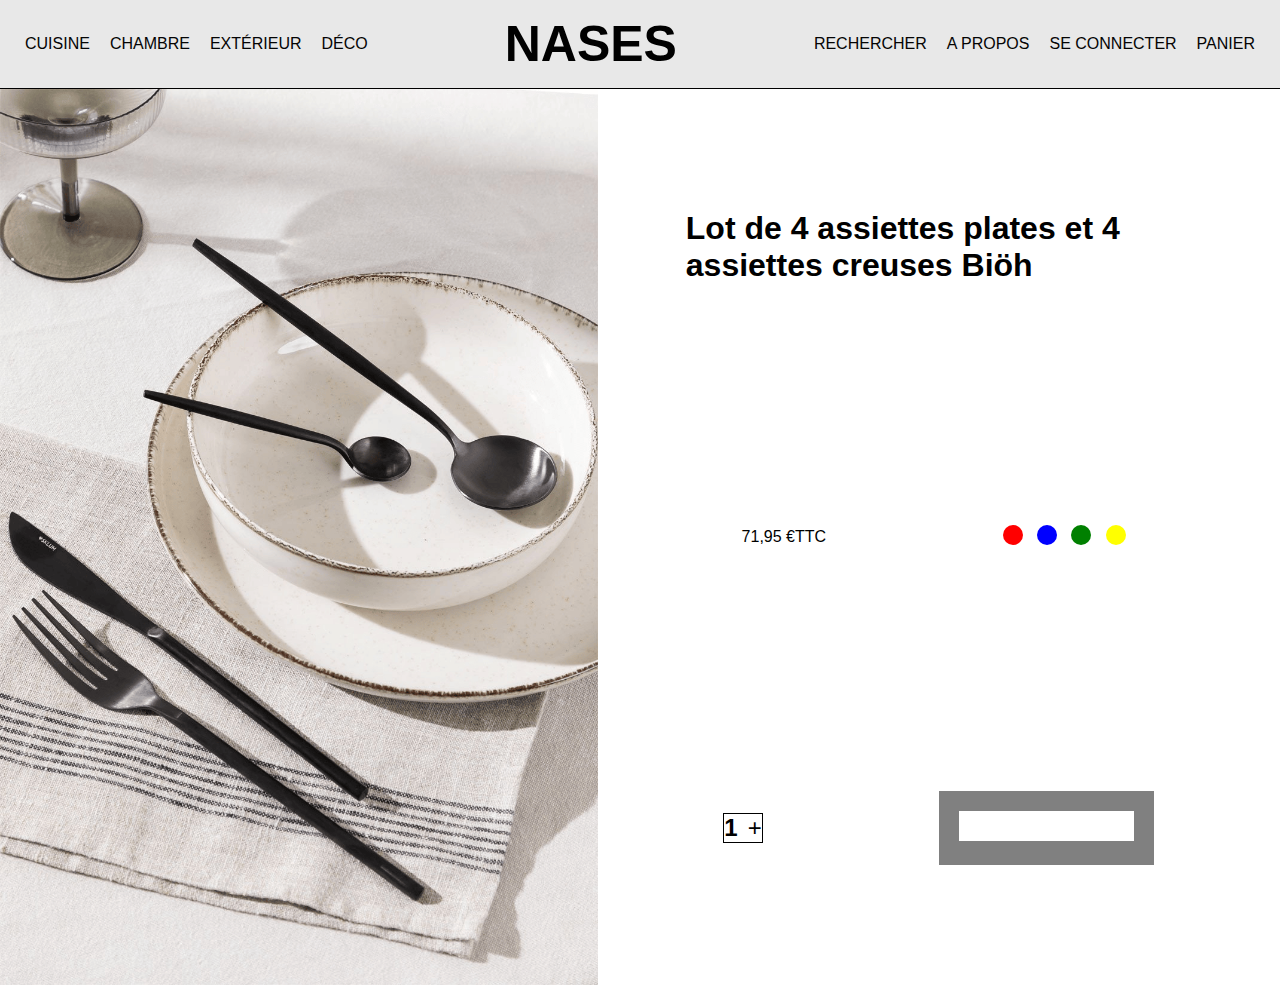
<file: WEB NÀSES/detailproduct.html>
<!DOCTYPE html>
<html lang="en">
<head>
    <meta charset="UTF-8">
    <meta http-equiv="X-UA-Compatible" content="IE=edge">
    <meta name="viewport" content="width=device-width, initial-scale=1.0">
    <link rel="stylesheet" href="detailproduct.css">
    <title>Detail Product</title>
</head>
<body>
                <!-- Menu -->
        <nav>
            <div class="categories">
                <ul>
                    <li><a href="typeproduct.html">CUISINE</a></li>
                    <li><a href="">CHAMBRE</a></li>
                    <li><a href="">EXTÉRIEUR</a></li>
                    <li><a href="">DÉCO</a></li>
                </ul>
            </div>
            <div id="logo-home">
            <a href="index.html">NASES</a>
            
            </div>

            <div class="contacts">
                <ul>
                    <li><a href="">RECHERCHER</a></li>
                    <li><a href="">A PROPOS</a></li>
                    <li><a href="">SE CONNECTER</a></li>
                    <li><a href="">PANIER</a></li>
                </ul>
            </div>
        </nav>

        <!-- Ligne -->

        <section>
            <div class="ligne"
            ></div>
        </section>

    </header>
    
         <!-- Detail produit section -->
       
         <section>
            <div class="left">
              <img src="./WEB/SOURCES/couverts.png">
            </div>
            <div class="center">
              <div class="box"> <h1>Lot de 4 assiettes plates et 4 assiettes creuses Biöh</h1></div>
              <div class="box"> <p>71,95 €TTC</p> </div>

              <div class="box">
                <span class="circle red"></span>
                <span class="circle blue"></span>
                <span class="circle green"></span>
                <span class="circle yellow"></span>
              </div>
              <div class="box">
                <div class="outline">
                  <span class="number">1</span>
                  <span class="plus">+</span>
                </div>
              </div>
              <div class="box">
                <div class="gray-box">
                  <textarea></textarea>
                </div>
              </div>
            </div>
            <div class="right"></div>
          </section>

</body>
</html>
</file>
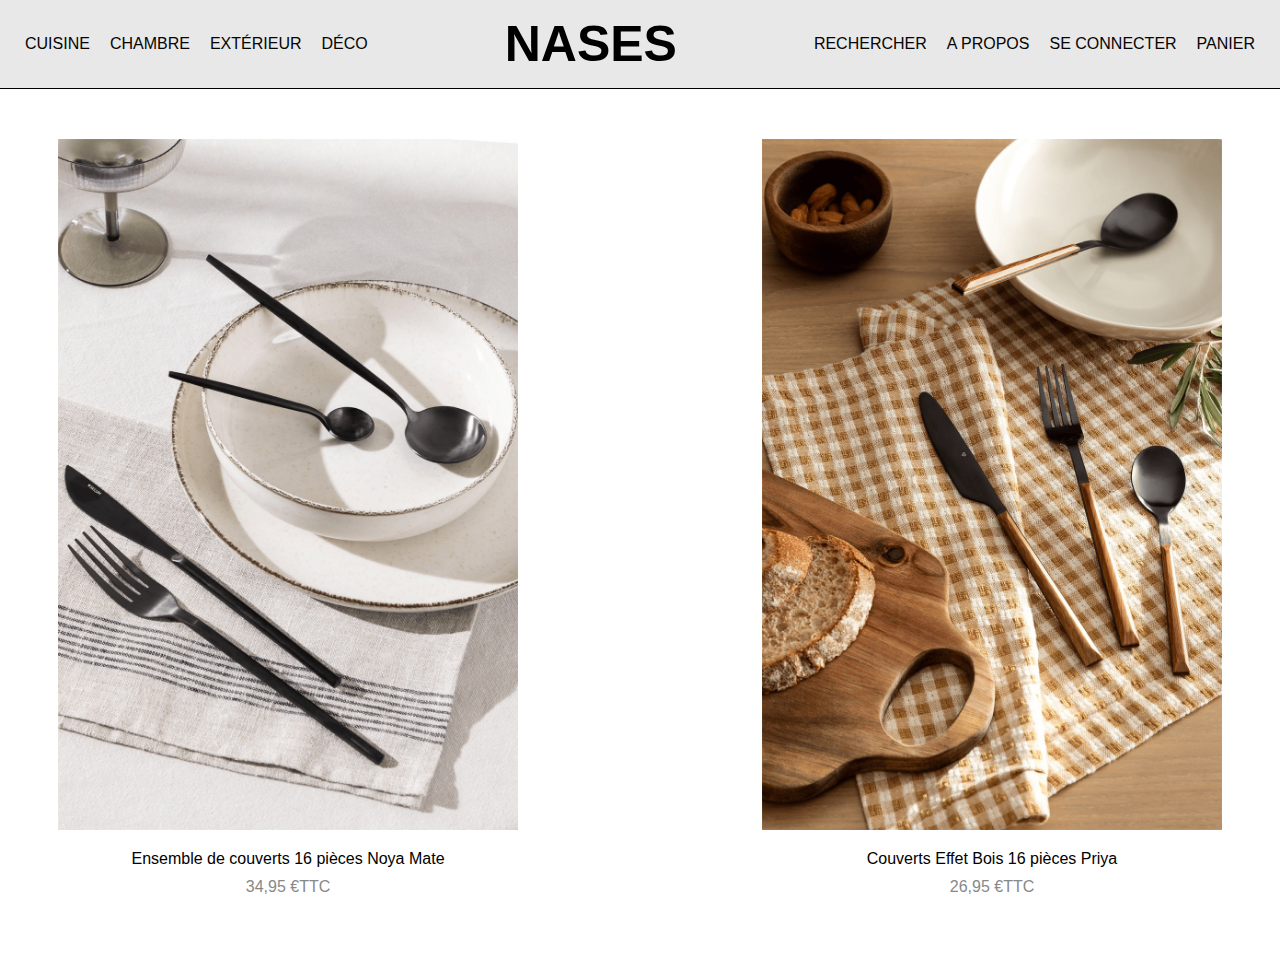
<file: WEB NÀSES/listproduct.html>
<!DOCTYPE html>
<html lang="en">
<head>
    <meta charset="UTF-8">
    <meta http-equiv="X-UA-Compatible" content="IE=edge">
    <meta name="viewport" content="width=device-width, initial-scale=1.0">
    <link rel="stylesheet" href="listproduct.css">
    <title>Product Type</title>
</head>
<body>
               <!-- Menu -->
        <nav>
            <div class="categories">
                <ul>
                    <li><a href="typeproduct.html">CUISINE</a></li>
                    <li><a href="">CHAMBRE</a></li>
                    <li><a href="">EXTÉRIEUR</a></li>
                    <li><a href="">DÉCO</a></li>
                </ul>
            </div>
            <div id="logo-home">
            <a href="index.html">NASES</a>
            
            </div>

            <div class="contacts">
                <ul>
                    <li><a href="">RECHERCHER</a></li>
                    <li><a href="">A PROPOS</a></li>
                    <li><a href="">SE CONNECTER</a></li>
                    <li><a href="">PANIER</a></li>
                </ul>
            </div>
        </nav>

        <!-- Ligne -->

        <section>
            <div class="ligne"
            ></div>
        </section>

    </header>
    
          <!-- Liste produit section -->

          <section id="new-section">
            <div class="division">
                <a href="/detailproduct.html"><img src="./WEB/SOURCES/couverts.png" title="CUISINE" alt="cliquer pour acceder aux categories des produits"></a>
             
              <div class="text-box">
                <h3>Ensemble de couverts 16 pièces Noya Mate</h3>
                <p>34,95 €TTC</p>
              </div>
           </div>
    
            <div class="division">
              <img src="./WEB/SOURCES/cuvierts.png" alt="Image 2">
             
              <div class="text-box">
                <h3>Couverts Effet Bois 16 pièces Priya</h3>
                <p>26,95 €TTC</p>
              </div>
            </div>
            
          </section>

</body>
</html>
</file>
<file: WEB NÀSES/detailproduct.css>
*{
    margin: 0;
    padding: 0;
    box-sizing: border-box;
}

nav {
    display: flex;
    justify-content: space-between;
    align-items: center;
    background-color: #e8e8e8;
    color: #bebebe;
    width: 100%;
    padding: 15px;
  }
  
  body{
    font-family: 'Inter', sans-serif;
    font-family: 'Montserrat', sans-serif;
    
    }

  ul {
    display: flex;
    list-style: none;
    margin: 0;
    padding: 0;
  }
  
  li {
    margin: 0 10px;
  }
  

  a {
    color: #040404;
    text-decoration: none;
  }
  
  #logo-home a {
    display: flex;
    align-items: center;
    justify-content: center;
    height: 100%;
    font-size: 50px;
    font-weight: bold;
    color: rgb(0, 0, 0);
    text-decoration: none;
}


/* Ligne */


.ligne {
    height: 1px;
    width: 100%;
    background-color: rgb(0, 0, 0);
    margin: 0%;
    padding: 0%;

}

/* product detail */

section {
    display: flex;
  }
  
  .left {
    flex-basis: 100%;
  }
  
  img {
    width: 100%;
    height: auto;
    display: block;
  }
  
  .center {
    display: flex;
    flex-wrap: wrap;
    justify-content: center;
    align-items: center;
    
  }
  
  .box {
  
    padding: 20px;
    margin: 10%;
    justify-content:center;
    align-items:center;
    display: flexbox;
  }
  
  .circle {
    display: inline-block;
    width: 20px;
    height: 20px;
    border-radius: 50%;
    margin-right: 10px;
  }
  
  .red {
    background-color: red;
  }
  
  .blue {
    background-color: blue;
  }
  
  .green {
    background-color: green;
  }
  
  .yellow {
    background-color: yellow;
  }
  
  .outline {
    border: 1px solid black;
    display: flex;
    justify-content: center;
    align-items: center;
    height: 100%;
  }
  
  .number {
    font-size: 24px;
    font-weight: bold;
    margin-right: 10px;
  }
  
  .plus {
    font-size: 24px;
  }
  
  .gray-box {
    background-color: gray;
    padding: 20px;
    box-sizing: border-box;
  }
  
  textarea {
    width: 100%;
    height: 100%;
    box-sizing: border-box;
    border: none;
    resize: none;
  }
</file>
<file: WEB NÀSES/listproduct.css>
*{
    margin: 0;
    padding: 0;
    box-sizing: border-box;
}

nav {
    display: flex;
    justify-content: space-between;
    align-items: center;
    background-color: #e8e8e8;
    color: #bebebe;
    width: 100%;
    padding: 15px;
  }
  
  body{
    font-family: 'Inter', sans-serif;
    font-family: 'Montserrat', sans-serif;
    
    }

  ul {
    display: flex;
    list-style: none;
    margin: 0;
    padding: 0;
  }
  
  li {
    margin: 0 10px;
  }
  

  a {
    color: #040404;
    text-decoration: none;
  }
  
  #logo-home a {
    display: flex;
    align-items: center;
    justify-content: center;
    height: 100%;
    font-size: 50px;
    font-weight: bold;
    color: rgb(0, 0, 0);
    text-decoration: none;
}


/* Ligne */


.ligne {
    height: 1px;
    width: 100%;
    background-color: rgb(0, 0, 0);
    margin: 0%;
    padding: 0%;

}
/* Liste produit section */

#new-section {
    display: flex;
    justify-content: space-between;
    align-items: center;
    margin: 50px auto;
    
  }
  
  .division {
    display: flex;
    flex-direction: column;
    align-items: center;
    width: 45%;
  }
  
  .division img {
    display: block;
    margin: 0 auto;
    width: 80%;
    height: 90%;
  }
  
  .text-box {
    text-align: center;
    margin: 20px 0;
  }
  
  .text-box h3 {
    font-size: 1.5rem;
    margin-bottom: 10px;
    font: caption;
  }
  
  .text-box p {
    font-size: 1rem;
    color: #888;
  }
</file>
